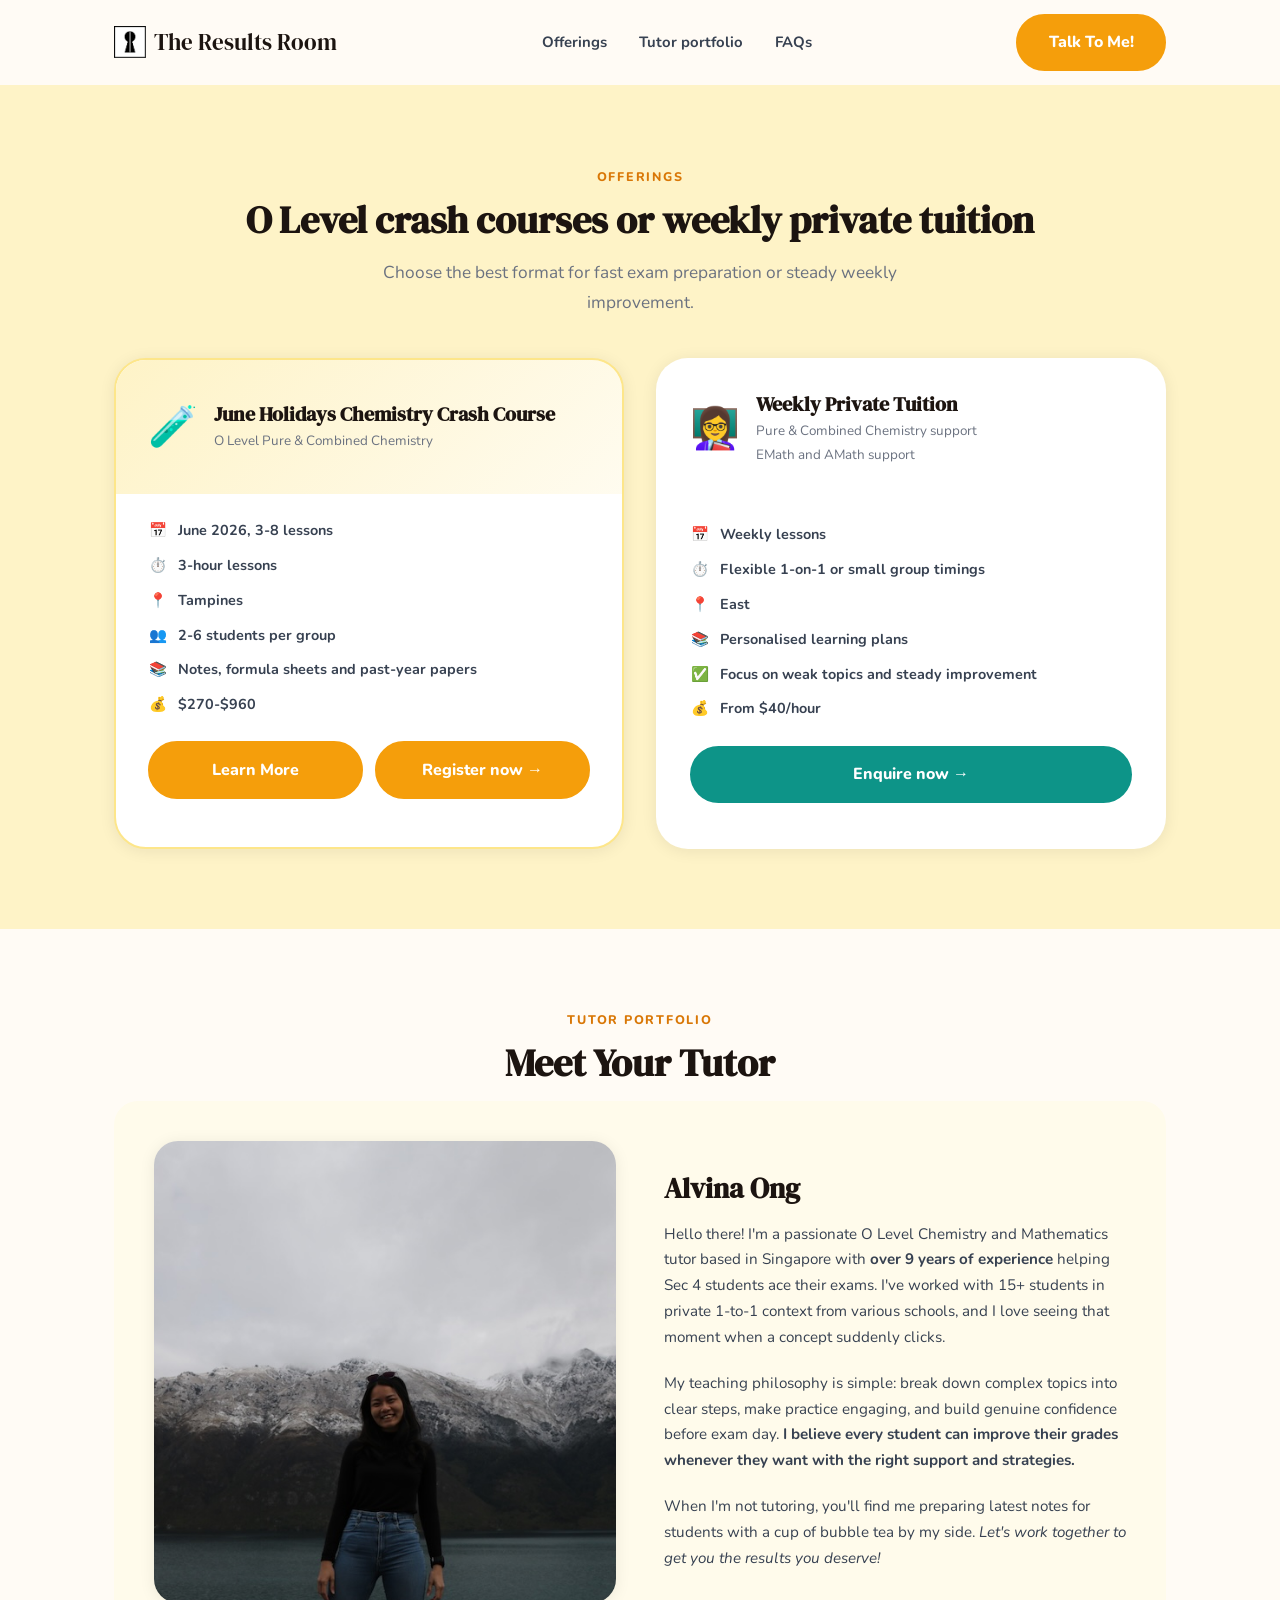
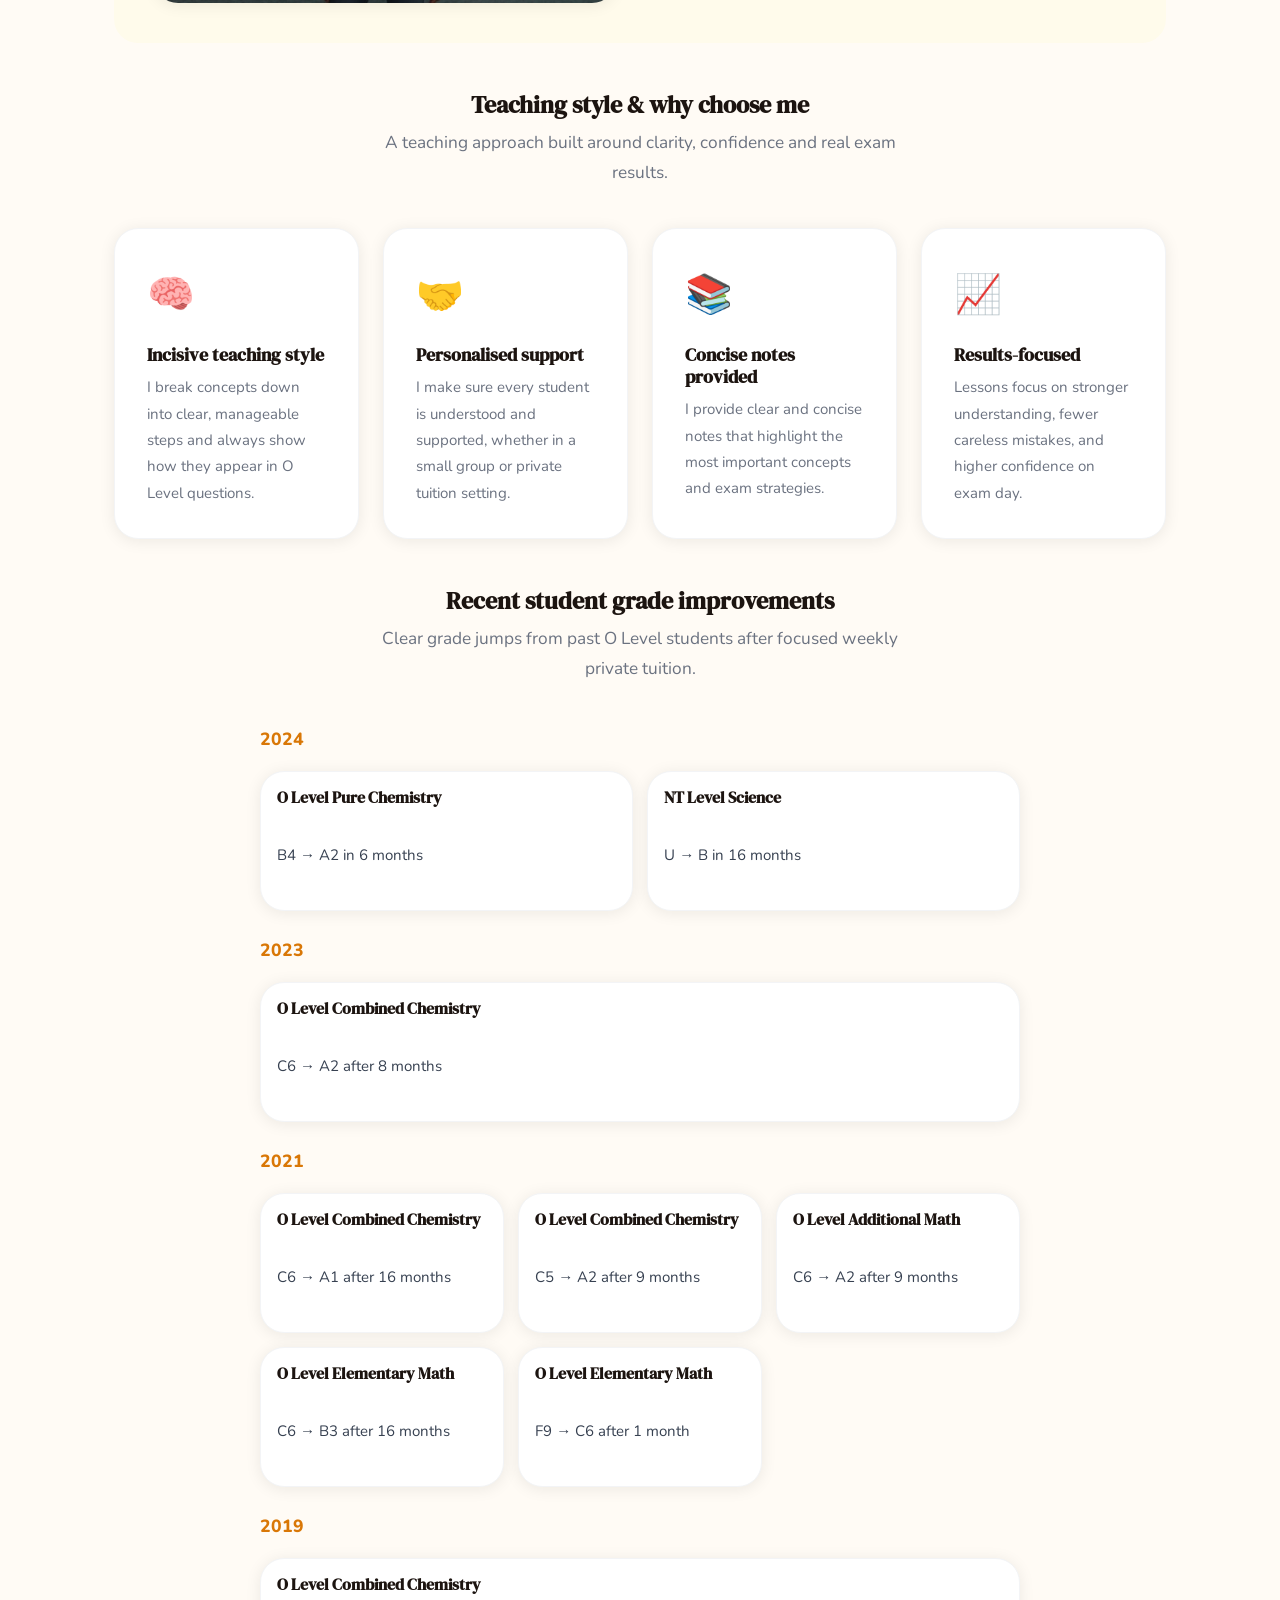
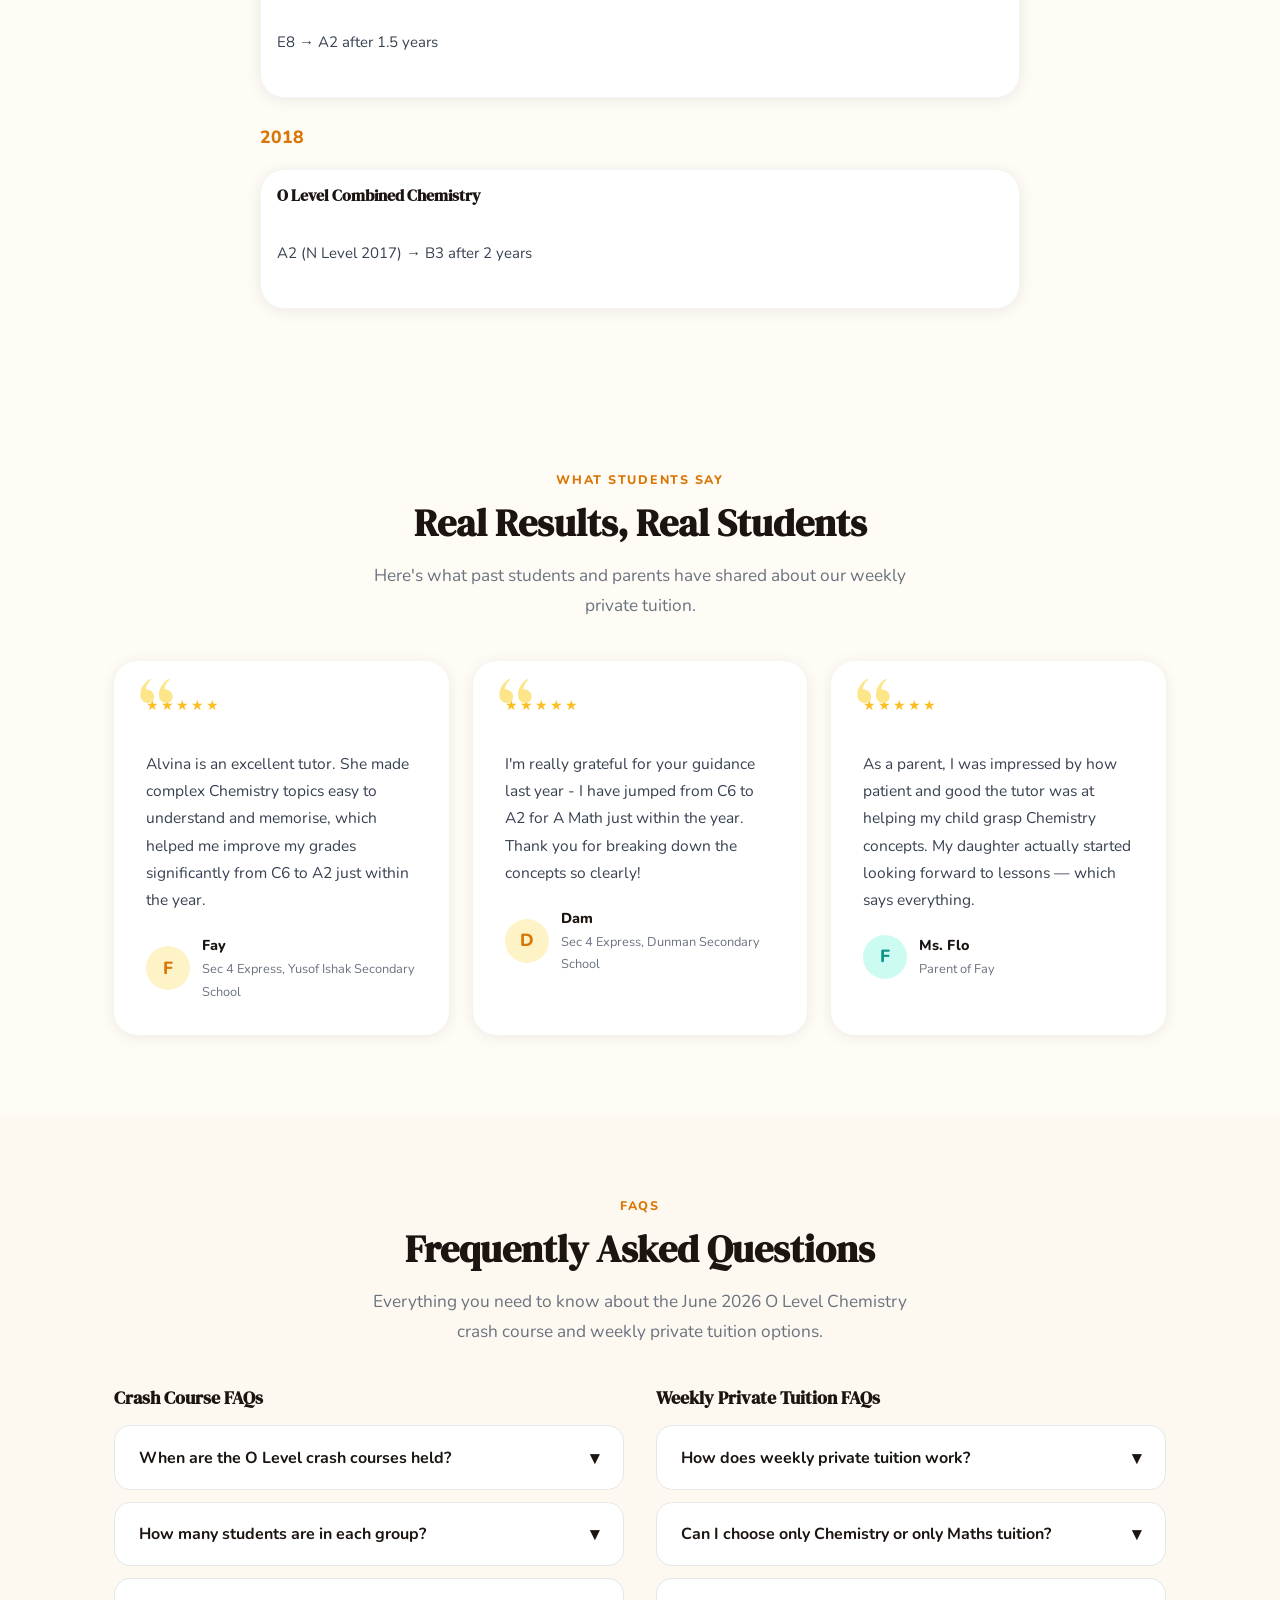
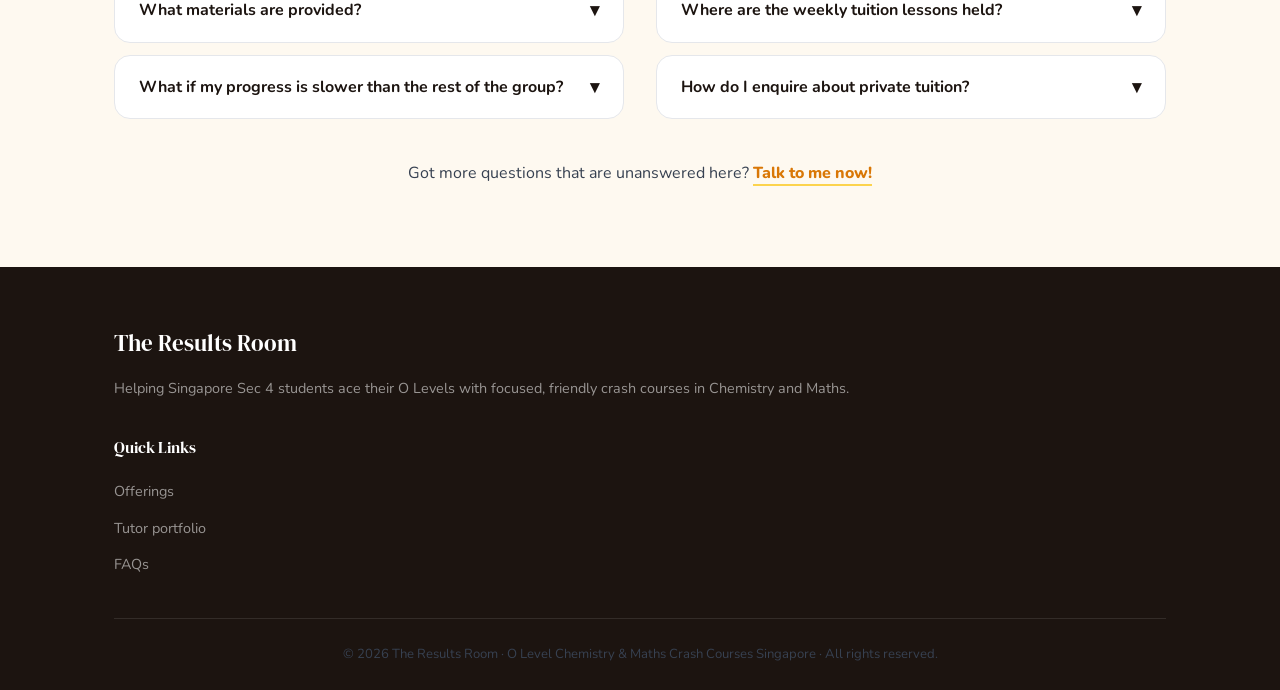
<file: index.html>
<!DOCTYPE html>
<html lang="en-SG">
<head>
  <meta charset="UTF-8" />
  <meta name="viewport" content="width=device-width, initial-scale=1.0" />

  <!-- ═══════════ PRIMARY SEO ═══════════ -->
  <title>The Results Room Singapore</title>
  <link rel="icon" type="image/x-icon" href="logo.png">
  <meta name="description" content="Intensive O Level Chemistry and Maths crash courses in Singapore this June 2026 school holidays. Small groups of max 6, experienced tutor, proven results. Sec 4 Express &amp; N(A). Register today — spots are limited!" />
  <meta name="keywords" content="O level chemistry crash course Singapore, June holiday tuition Singapore 2026, sec 4 crash course, O level tuition Singapore, holiday programme sec 4, O level intensive course, A maths E maths tuition, pure chemistry combined chemistry tuition" />
  <meta name="author" content="The Results Room Singapore" />
  <link rel="canonical" href="https://yourtutor.github.io/" />

  <!-- ═══════════ OPEN GRAPH ═══════════ -->
  <meta property="og:type"        content="website" />
  <meta property="og:title"       content="The Results Room Singapore" />
  <meta property="og:description" content="Intensive O Level Chemistry and Maths crash courses in Singapore this June 2026 school holidays. Small groups of max 8, experienced tutor, proven results. Sec 4 Express &amp; N(A). Register today — spots are limited!" />
  <meta property="og:url"         content="https://yourtutor.github.io/" />
  <meta property="og:image"       content="https://yourtutor.github.io/og-image.png" />
  <meta property="og:locale"      content="en_SG" />
  <meta property="og:site_name"   content="The Results Room Singapore" />

  <!-- ═══════════ TWITTER ═══════════ -->
  <meta name="twitter:card"        content="summary_large_image" />
  <meta name="twitter:title"       content="O Level Chemistry &amp; Maths Crash Courses | June 2026 Singapore" />
  <meta name="twitter:description" content="Intensive O Level crash courses this June holidays. Limited spots!" />

  <meta name="robots" content="index, follow" />

  <!-- ═══════════ FONTS & STYLES ═══════════ -->
  <link rel="preconnect" href="https://fonts.googleapis.com" />
  <link rel="preconnect" href="https://fonts.gstatic.com" crossorigin />
  <link href="https://fonts.googleapis.com/css2?family=DM+Serif+Display:ital@0;1&family=Nunito:wght@400;500;600;700;800&display=swap" rel="stylesheet" />
  <link rel="stylesheet" href="styles.css" />

  <!-- ═══════════ STRUCTURED DATA: EducationalOrganization ═══════════ -->
  <script type="application/ld+json">
  {
    "@context": "https://schema.org",
    "@type": "EducationalOrganization",
    "name": "The Results Room Singapore",
    "url": "https://yourtutor.github.io",
    "description": "Specialised O Level Chemistry and Mathematics crash courses in Singapore during the June school holidays. Small groups, experienced tutor, exam-focused teaching.",
    "address": {
      "@type": "PostalAddress",
      "addressCountry": "SG",
      "addressRegion": "Singapore"
    },
    "hasOfferCatalog": {
      "@type": "OfferCatalog",
      "name": "June 2026 O Level Crash Courses",
      "itemListElement": [
        {
          "@type": "Course",
          "name": "O Level Chemistry Crash Course June 2026 Singapore",
          "description": "Intensive crash course covering the full O Level Pure and Combined Chemistry syllabus. Small groups, exam-focused practice.",
          "url": "https://yourtutor.github.io/chemistry.html",
          "provider": { "@type": "EducationalOrganization", "name": "The Results Room Singapore" },
          "educationalLevel": "Secondary 4",
          "inLanguage": "en-SG"
        },
        {
          "@type": "Course",
          "name": "O Level Mathematics Crash Course June 2026 Singapore",
          "description": "Intensive crash course covering E Maths and A Maths for O Level. Small groups, past-year paper practice.",
          "url": "https://yourtutor.github.io/maths.html",
          "provider": { "@type": "EducationalOrganization", "name": "The Results Room Singapore" },
          "educationalLevel": "Secondary 4",
          "inLanguage": "en-SG"
        }
      ]
    }
  }
  </script>

  <!-- ═══════════ STRUCTURED DATA: FAQPage ═══════════ -->
  <script type="application/ld+json">
  {
    "@context": "https://schema.org",
    "@type": "FAQPage",
    "mainEntity": [
      {
        "@type": "Question",
        "name": "When are the O Level crash courses held in Singapore?",
        "acceptedAnswer": { "@type": "Answer", "text": "The crash courses are held during the June 2026 school holidays in Singapore. Exact session dates are listed on each course page." }
      },
      {
        "@type": "Question",
        "name": "How many students are in each crash course group?",
        "acceptedAnswer": { "@type": "Answer", "text": "A maximum of 8 students per session, so every student gets personalised attention and can ask questions freely without feeling lost in a crowd." }
      },
      {
        "@type": "Question",
        "name": "Is the crash course suitable for O Level Express and Normal Academic students?",
        "acceptedAnswer": { "@type": "Answer", "text": "Yes! Sessions are tailored to both O Level Express and Normal Academic students. Check each course page for the specific tracks available." }
      },
      {
        "@type": "Question",
        "name": "Where in Singapore are the crash course classes held?",
        "acceptedAnswer": { "@type": "Answer", "text": "Classes are held in Singapore at a venue accessible via MRT. The exact location is shared upon successful registration." }
      },
      {
        "@type": "Question",
        "name": "What materials are included in the crash course?",
        "acceptedAnswer": { "@type": "Answer", "text": "All students receive comprehensive notes, a formula and concept summary sheet, and past-year O Level exam practice questions — all included in the course fee." }
      },
      {
        "@type": "Question",
        "name": "How do I register for the O Level crash course?",
        "acceptedAnswer": { "@type": "Answer", "text": "Click the Register Now button on the Chemistry or Maths course page and complete the registration form. Spots fill up quickly so early registration is strongly encouraged." }
      }
    ]
  }
  </script>
</head>

<body>

  <!-- ═══════════ NAVIGATION ═══════════ -->
  <nav class="nav" aria-label="Main navigation">
    <div class="container nav__inner">
      <a href="index.html" class="nav__logo" aria-label="The Results Room — Home">
        <img src="logo.png" alt="The Results Room Logo" class="nav__logo-img" />
        The Results Room
      </a>
      <button class="nav__toggle" aria-label="Toggle navigation menu" onclick="toggleNav()">
        <span></span><span></span><span></span>
      </button>
      <ul class="nav__links" id="navLinks" role="list">
        <li><a href="#offerings">Offerings</a></li>
        <li><a href="#portfolio">Tutor portfolio</a></li>
        <li><a href="#faq">FAQs</a></li>
      </ul>
      <div class="nav__cta">
        <a href="https://wa.me/6592956807?text=I'm%20inquiring%20about%20what%20suits%20me%20best%20in%20The%20Results%20Room" class="btn btn-primary">Talk To Me!</a>
      </div>
    </div>
  </nav>

  <main>


    <section class="section section--amber" id="offerings" aria-labelledby="courses-heading">
      <div class="container">
        <div class="text-center">
          <span class="section-label">Offerings</span>
          <h2 class="section-title" id="courses-heading">O Level crash courses or weekly private tuition</h2>
          <p class="section-subtitle">Choose the best format for fast exam preparation or steady weekly improvement.</p>
        </div>
        <div class="course-cards">
          <article class="course-card course-card--chem">
            <div class="course-card__header">
              <div class="course-card__emoji">🧪</div>
              <div>
                <h3>June Holidays Chemistry Crash Course</h3>
                <p>O Level Pure &amp; Combined Chemistry</p>
              </div>
            </div>
            <div class="course-card__body">
              <div class="course-card__details">
                <div class="detail-row"><span>📅</span><span>June 2026, 3-8 lessons</span></div>
                <div class="detail-row"><span>⏱️</span><span>3-hour lessons</span></div>
                <div class="detail-row"><span>📍</span><span>Tampines</span></div>
                <div class="detail-row"><span>👥</span><span>2-6 students per group</span></div>
                <div class="detail-row"><span>📚</span><span>Notes, formula sheets and past-year papers</span></div>
                <div class="detail-row"><span>💰</span><span>$270-$960</span></div>
              </div>
              <div style="display: flex; gap: 0.75rem; margin-bottom: 1rem;">
                <a href="chemistry-packages.pdf" target="_blank" class="btn btn-primary" style="flex: 1;">Learn More</a>
                <button onclick="openModal()" class="btn btn-primary" style="flex: 1;">Register now →</button>
              </div>
            </div>
          </article>

          <article class="course-card course-card--private">
            <div class="course-card__header">
              <div class="course-card__emoji">👩‍🏫</div>
              <div>
                <h3>Weekly Private Tuition</h3>
                <p>Pure & Combined Chemistry support<br>EMath and AMath support</p>
              </div>
            </div>
            <div class="course-card__body">
              <div class="course-card__details">
                <div class="detail-row"><span>📅</span><span>Weekly lessons</span></div>
                <div class="detail-row"><span>⏱️</span><span>Flexible 1-on-1 or small group timings</span></div>
                <div class="detail-row"><span>📍</span><span>East</span></div>
                <div class="detail-row"><span>📚</span><span>Personalised learning plans</span></div>
                <div class="detail-row"><span>✅</span><span>Focus on weak topics and steady improvement</span></div>
                <div class="detail-row"><span>💰</span><span>From $40/hour</span></div>
              </div>
              <a href="https://wa.me/6592956807?text=I'm%20inquiring%20about%20weekly%20private%20tuition%20in%20The%20Results%20Room" class="btn btn-teal" style="width:100%;">Enquire now →</a>
            </div>
          </article>
        </div>
      </div>
    </section>

    <!-- ═══════════ TUTOR PORTFOLIO ═══════════ -->
    <section class="section" id="portfolio" aria-labelledby="portfolio-heading">
      <div class="container">
        <div class="text-center">
          <span class="section-label">Tutor portfolio</span>
          <h2 class="section-title" id="portfolio-heading">Meet Your Tutor</h2>
        </div>

        <!-- ═══════════ TUTOR INTRO ═══════════ -->
        <div class="tutor-intro">
          <div class="tutor-intro__photo">
            <img src="me.jpg" alt="Your name, O Level Chemistry and Maths tutor" />
          </div>
          <div class="tutor-intro__text">
            <h3>Alvina Ong</h3>
            <p>Hello there! I'm a passionate O Level Chemistry and Mathematics tutor based in Singapore with <b>over 9 years of experience</b> helping Sec 4 students ace their exams. I've worked with 15+ students in private 1-to-1 context from various schools, and I love seeing that moment when a concept suddenly clicks.</p>
            <p>My teaching philosophy is simple: break down complex topics into clear steps, make practice engaging, and build genuine confidence before exam day. <b>I believe every student can improve their grades whenever they want with the right support and strategies.</b></p>
            <p>When I'm not tutoring, you'll find me preparing latest notes for students with a cup of bubble tea by my side. <i>Let's work together to get you the results you deserve!</i></p>
          </div>
        </div>

        <!-- ═══════════ TEACHING STYLE ═══════════ -->
        <div style="margin-top: 3rem;">
          <div class="text-center">
            <h3 style="font-size: 1.5rem; margin-bottom: 0.5rem;">Teaching style & why choose me</h3>
            <p class="section-subtitle">A teaching approach built around clarity, confidence and real exam results.</p>
          </div>
          <div class="cards-grid">
            <div class="card fade-in">
              <div class="card__icon">🧠</div>
              <h3 class="card__title">Incisive teaching style</h3>
              <p class="card__desc">I break concepts down into clear, manageable steps and always show how they appear in O Level questions.</p>
            </div>
            <div class="card fade-in">
              <div class="card__icon">🤝</div>
              <h3 class="card__title">Personalised support</h3>
              <p class="card__desc">I make sure every student is understood and supported, whether in a small group or private tuition setting.</p>
            </div>
            <div class="card fade-in">
              <div class="card__icon">📚</div>
              <h3 class="card__title">Concise notes provided</h3>
              <p class="card__desc">I provide clear and concise notes that highlight the most important concepts and exam strategies.</p>
            </div>
            <div class="card fade-in">
              <div class="card__icon">📈</div>
              <h3 class="card__title">Results-focused</h3>
              <p class="card__desc">Lessons focus on stronger understanding, fewer careless mistakes, and higher confidence on exam day.</p>
            </div>
          </div>

          <div style="margin-top: 3rem;">
            <div class="text-center">
              <h3 style="font-size: 1.5rem; margin-bottom: 0.5rem;">Recent student grade improvements</h3>
              <p class="section-subtitle">Clear grade jumps from past O Level students after focused weekly private tuition.</p>
            </div>
            <div class="result-list">
              <div class="result-group">
                <div class="result-group__year">2024</div>
                <div class="result-subject-cards">
                  <article class="result-card">
                    <h4>O Level Pure Chemistry</h4>
                    <p>B4 → A2 in 6 months</p>
                  </article>
                  <article class="result-card">
                    <h4>NT Level Science</h4>
                    <p>U → B in 16 months</p>
                  </article>
                </div>
              </div>
              <div class="result-group">
                <div class="result-group__year">2023</div>
                <div class="result-subject-cards">
                  <article class="result-card">
                    <h4>O Level Combined Chemistry</h4>
                    <p>C6 → A2 after 8 months</p>
                  </article>
                </div>
              </div>
              <div class="result-group">
                <div class="result-group__year">2021</div>
                <div class="result-subject-cards">
                  <article class="result-card">
                    <h4>O Level Combined Chemistry</h4>
                    <p>C6 → A1 after 16 months</p>
                  </article>
                  <article class="result-card">
                    <h4>O Level Combined Chemistry</h4>
                    <p>C5 → A2 after 9 months</p>
                  </article>
                  <article class="result-card">
                    <h4>O Level Additional Math</h4>
                    <p>C6 → A2 after 9 months</p>
                  </article>
                  <article class="result-card">
                    <h4>O Level Elementary Math</h4>
                    <p>C6 → B3 after 16 months</p>
                  </article>
                  <article class="result-card">
                    <h4>O Level Elementary Math</h4>
                    <p>F9 → C6 after 1 month</p>
                  </article>
                </div>
              </div>
              <div class="result-group">
                <div class="result-group__year">2019</div>
                <div class="result-subject-cards">
                  <article class="result-card">
                    <h4>O Level Combined Chemistry</h4>
                    <p>E8 → A2 after 1.5 years</p>
                  </article>
                </div>
              </div>
              <div class="result-group">
                <div class="result-group__year">2018</div>
                <div class="result-subject-cards">
                  <article class="result-card">
                    <h4>O Level Combined Chemistry</h4>
                    <p>A2 (N Level 2017) → B3 after 2 years</p>
                  </article>
                </div>
              </div>
            </div>
          </div>
        </div>
      </div>
    </section>

    <!-- ═══════════ TESTIMONIALS ═══════════ -->
    <section class="section" aria-labelledby="testimonials-heading">
      <div class="container">
        <div class="text-center">
          <span class="section-label">What students say</span>
          <h2 class="section-title" id="testimonials-heading">Real Results, Real Students</h2>
          <p class="section-subtitle">Here's what past students and parents have shared about our weekly private tuition.</p>
        </div>
        <div class="testimonials-grid">
          <div class="testimonial-card fade-in">
            <div class="stars">★★★★★</div>
            <p class="testimonial-card__text">Alvina is an excellent tutor. She made complex Chemistry topics easy to understand and memorise, which helped me improve my grades significantly from C6 to A2 just within the year.</p>
            <div class="testimonial-card__author">
              <div class="testimonial-card__avatar">F</div>
              <div>
                <div class="testimonial-card__name">Fay</div>
                <div class="testimonial-card__role">Sec 4 Express, Yusof Ishak Secondary School</div>
              </div>
            </div>
          </div>
          <div class="testimonial-card fade-in">
            <div class="stars">★★★★★</div>
            <p class="testimonial-card__text">I'm really grateful for your guidance last year - I have jumped from C6 to A2 for A Math just within the year. Thank you for breaking down the concepts so clearly!</p>
            <div class="testimonial-card__author">
              <div class="testimonial-card__avatar">D</div>
              <div>
                <div class="testimonial-card__name">Dam</div>
                <div class="testimonial-card__role">Sec 4 Express, Dunman Secondary School</div>
              </div>
            </div>
          </div>
          <div class="testimonial-card fade-in">
            <div class="stars">★★★★★</div>
            <p class="testimonial-card__text">As a parent, I was impressed by how patient and good the tutor was at helping my child grasp Chemistry concepts. My daughter actually started looking forward to lessons — which says everything.</p>
            <div class="testimonial-card__author">
              <div class="testimonial-card__avatar testimonial-card__avatar--teal">F</div>
              <div>
                <div class="testimonial-card__name">Ms. Flo</div>
                <div class="testimonial-card__role">Parent of Fay</div>
              </div>
            </div>
          </div>
        </div>
      </div>
    </section>

    <!-- ═══════════ FAQ ═══════════ -->
    <section class="section section--alt" id="faq" aria-labelledby="faq-heading">
      <div class="container">
        <div class="text-center">
          <span class="section-label">FAQs</span>
          <h2 class="section-title" id="faq-heading">Frequently Asked Questions</h2>
          <p class="section-subtitle">Everything you need to know about the June 2026 O Level Chemistry crash course and weekly private tuition options.</p>
        </div>
        <div class="faq-grid">
          <div class="faq-group">
            <h3>Crash Course FAQs</h3>
            <div class="faq-list" role="list">
              <div class="faq-item" role="listitem">
                <button class="faq-question" aria-expanded="false" onclick="toggleFaq(this)">
                  When are the O Level crash courses held?
                  <span class="faq-chevron" aria-hidden="true">▾</span>
                </button>
                <div class="faq-answer" role="region">
                  <p class="faq-answer-inner">Specific dates and times, and topics to be covered can be found when you click on Learn More under the crash course above.</p>
                </div>
              </div>

              <div class="faq-item" role="listitem">
                <button class="faq-question" aria-expanded="false" onclick="toggleFaq(this)">
                  How many students are in each group?
                  <span class="faq-chevron" aria-hidden="true">▾</span>
                </button>
                <div class="faq-answer" role="region">
                  <p class="faq-answer-inner">Minimum 2 and maximum 6 students per class (depends on the proposed package). This ensures that you get personalised attention and feel comfortable asking questions — no one gets left behind.</p>
                </div>
              </div>

              <div class="faq-item" role="listitem">
                <button class="faq-question" aria-expanded="false" onclick="toggleFaq(this)">
                  What materials are provided?
                  <span class="faq-chevron" aria-hidden="true">▾</span>
                </button>
                <div class="faq-answer" role="region">
                  <p class="faq-answer-inner">You will receive comprehensive summary notes, with key formulas &amp; concepts, and past-year O Level exam practice questions with worked solutions — all included in the course fee.</p>
                </div>
              </div>

              <div class="faq-item" role="listitem">
                <button class="faq-question" aria-expanded="false" onclick="toggleFaq(this)">
                  What if my progress is slower than the rest of the group?
                  <span class="faq-chevron" aria-hidden="true">▾</span>
                </button>
                <div class="faq-answer" role="region">
                  <p class="faq-answer-inner">You will be proposed a package based on your grades and my judgement. You are highly recommended to choose the proposed package for the most effective learning.</p>
                </div>
              </div>
            </div>
          </div>

          <div class="faq-group">
            <h3>Weekly Private Tuition FAQs</h3>
            <div class="faq-list" role="list">
              <div class="faq-item" role="listitem">
                <button class="faq-question" aria-expanded="false" onclick="toggleFaq(this)">
                  How does weekly private tuition work?
                  <span class="faq-chevron" aria-hidden="true">▾</span>
                </button>
                <div class="faq-answer" role="region">
                  <p class="faq-answer-inner">Weekly private tuition is scheduled around your availability and focuses on your specific weak topics, whether for Chemistry, EMath or AMath support.</p>
                </div>
              </div>

              <div class="faq-item" role="listitem">
                <button class="faq-question" aria-expanded="false" onclick="toggleFaq(this)">
                  Can I choose only Chemistry or only Maths tuition?
                  <span class="faq-chevron" aria-hidden="true">▾</span>
                </button>
                <div class="faq-answer" role="region">
                  <p class="faq-answer-inner">I specialise in O Level Chemistry, EMath and AMath. You can indicate which subjects you need support in when you enquire.</p>
                </div>
              </div>

              <div class="faq-item" role="listitem">
                <button class="faq-question" aria-expanded="false" onclick="toggleFaq(this)">
                  Where are the weekly tuition lessons held?
                  <span class="faq-chevron" aria-hidden="true">▾</span>
                </button>
                <div class="faq-answer" role="region">
                  <p class="faq-answer-inner">Lessons can be held in the comfort of your home in the east of Singapore, or in my house in Tampines. Please enquire for my house's exact location.</p>
                </div>
              </div>

              <div class="faq-item" role="listitem">
                <button class="faq-question" aria-expanded="false" onclick="toggleFaq(this)">
                  How do I enquire about private tuition?
                  <span class="faq-chevron" aria-hidden="true">▾</span>
                </button>
                <div class="faq-answer" role="region">
                  <p class="faq-answer-inner">Click the Enquire Now button and send a WhatsApp message to discuss the best times and subject combination for you.</p>
                </div>
              </div>
            </div>
          </div>
        </div>
        <div class="faq-cta">
          <p>Got more questions that are unanswered here? <a href="https://wa.me/6592956807?text=I'm%20inquiring%20about%20what%20suits%20me%20best%20in%20The%20Results%20Room" class="faq-cta-link">Talk to me now!</a></p>
        </div>
      </div>
    </section>

  </main>

  <!-- ═══════════ MODAL ═══════════ -->
  <div id="modal" class="modal">
    <div class="modal-content">
      <span class="close" onclick="closeModal()">&times;</span>
      <h2 style="margin-bottom:1.5rem; font-size:1.5rem;">Register for Chemistry Course</h2>
      <form action="https://formspree.io/f/YOUR_FORM_ID" method="POST" aria-label="Chemistry course registration form">
        <div class="form-group">
          <label for="student-name">Student's Full Name *</label>
          <input type="text" id="student-name" name="student_name" placeholder="e.g. Tan Wei Ming" required autocomplete="name" />
        </div>
        <div class="form-group">
          <label for="school">School *</label>
          <input type="text" id="school" name="school" placeholder="e.g. Anglo-Chinese School" required />
        </div>
        <div class="form-group">
          <label for="email">Student's Email Address *</label>
          <input type="email" id="email" name="email" placeholder="e.g. student@email.com" required autocomplete="email" />
        </div>
        <div class="form-group">
          <label for="track">Chemistry Track *</label>
          <select id="track" name="track" required>
            <option value="" disabled selected>Select your track</option>
            <option value="Pure Chemistry (5073)">Pure Chemistry (5073) — Express</option>
            <option value="Combined Science Chemistry (5124) — Express">Combined Science Chemistry (5124) — Express</option>
            <option value="Combined Science Chemistry — N(A)">Combined Science Chemistry — Normal Academic</option>
          </select>
        </div>
        <div class="form-group">
          <label for="parent-name">Parent / Guardian Name *</label>
          <input type="text" id="parent-name" name="parent_name" placeholder="e.g. Mrs Tan" required />
        </div>
        <div class="form-group">
          <label for="phone">Parent / Guardian WhatsApp Number *</label>
          <input type="tel" id="phone" name="phone" placeholder="e.g. 9123 4567" required autocomplete="tel" />
        </div>
        <div class="form-group">
          <label for="message">Comments (optional)</label>
          <textarea id="message" name="message" placeholder="e.g. current grade, topics you're weakest in, scheduling preferences..."></textarea>
        </div>
        <button type="submit" class="btn btn-primary" style="width:100%; font-size:1.05rem; padding:1rem;">
          Submit Registration →
        </button>
        <p style="font-size:0.84rem; color:var(--gray-500); text-align:center; margin-top:1rem;">We'll confirm your spot via WhatsApp within 24 hours. 🎉</p>
      </form>
    </div>
  </div>

  <!-- ═══════════ FOOTER ═══════════ -->
  <footer class="footer" aria-label="Site footer">
    <div class="container">
      <div class="footer__inner">
        <div class="footer__brand">
          <a href="index.html" class="nav__logo">The Results Room</a>
          <p>Helping Singapore Sec 4 students ace their O Levels with focused, friendly crash courses in Chemistry and Maths.</p>
        </div>
        <div>
          <p class="footer__heading">Quick Links</p>
          <ul class="footer__links">
            <li><a href="#offerings">Offerings</a></li>
            <li><a href="#portfolio">Tutor portfolio</a></li>
            <li><a href="#faq">FAQs</a></li>
          </ul>
        </div>
      </div>
      <div class="footer__bottom">
        <p>© 2026 The Results Room · O Level Chemistry &amp; Maths Crash Courses Singapore · All rights reserved.</p>
      </div>
    </div>
  </footer>

  <script>
    function toggleNav() {
      const links = document.getElementById('navLinks');
      links.classList.toggle('open');
    }

    function toggleFaq(btn) {
      const item = btn.closest('.faq-item');
      const isOpen = item.classList.contains('open');
      document.querySelectorAll('.faq-item').forEach(f => {
        f.classList.remove('open');
        f.querySelector('.faq-question').setAttribute('aria-expanded', 'false');
      });
      if (!isOpen) {
        item.classList.add('open');
        btn.setAttribute('aria-expanded', 'true');
      }
    }

    // Scroll reveal
    const observer = new IntersectionObserver(entries => {
      entries.forEach(e => { if (e.isIntersecting) e.target.classList.add('visible'); });
    }, { threshold: 0.12 });
    document.querySelectorAll('.fade-in').forEach(el => observer.observe(el));

    // Modal functions
    function openModal() {
      document.getElementById('modal').style.display = 'block';
    }
    function closeModal() {
      document.getElementById('modal').style.display = 'none';
    }
    // Close modal when clicking outside
    window.onclick = function(event) {
      const modal = document.getElementById('modal');
      if (event.target == modal) {
        modal.style.display = 'none';
      }
    }
  </script>
</body>
</html>
</file>
<file: styles.css>
/* ============================================================
   STYLES.CSS — The Results Room Singapore
   Cleaned for index.html only
   ============================================================ */

@import url('https://fonts.googleapis.com/css2?family=DM+Serif+Display:ital@0;1&family=Nunito:wght@400;500;600;700;800&display=swap');

:root {
  --cream:       #FFFBF5;
  --warm-white:  #FEF9F0;
  --amber-50:    #FFFBEB;
  --amber-100:   #FEF3C7;
  --amber-200:   #FDE68A;
  --amber-300:   #FCD34D;
  --amber-400:   #FBBF24;
  --amber-500:   #F59E0B;
  --amber-600:   #D97706;
  --teal-100:    #CCFBF1;
  --teal-200:    #99F6E4;
  --teal-500:    #14B8A6;
  --teal-600:    #0D9488;
  --brown-900:   #1C1410;
  --brown-700:   #44200E;
  --gray-100:    #F3F4F6;
  --gray-200:    #E5E7EB;
  --gray-500:    #6B7280;
  --gray-700:    #374151;
  --red-100:     #FEE2E2;
  --red-600:     #DC2626;

  --font-display: 'DM Serif Display', Georgia, serif;
  --font-body:    'Nunito', 'Helvetica Neue', sans-serif;

  --radius-sm: 8px;
  --radius-md: 16px;
  --radius-lg: 24px;
  --radius-xl: 32px;

  --shadow-card: 0 2px 16px rgba(28,20,16,0.08);
  --shadow-hover: 0 8px 32px rgba(28,20,16,0.14);
  --shadow-warm:  0 4px 24px rgba(245,158,11,0.18);

  --transition: all 0.25s ease;
}

/* RESET */
*, *::before, *::after { box-sizing: border-box; margin: 0; padding: 0; }
html { scroll-behavior: smooth; font-size: 16px; }
body {
  font-family: var(--font-body);
  background: var(--cream);
  color: var(--brown-900);
  line-height: 1.75;
  overflow-x: hidden;
}
img { max-width: 100%; display: block; }
a { color: inherit; text-decoration: none; }
ul { list-style: none; }

/* TYPOGRAPHY */
h1, h2, h3, h4 { font-family: var(--font-display); line-height: 1.2; }
h1 { font-size: clamp(2rem, 5vw, 3.4rem); }
h2 { font-size: clamp(1.6rem, 4vw, 2.4rem); }
h3 { font-size: clamp(1.15rem, 2.5vw, 1.5rem); }
p { color: var(--gray-700); }

/* LAYOUT */
.container { max-width: 1100px; margin: 0 auto; padding: 0 1.5rem; }
.section { padding: 5rem 0; }
.section--alt { background: var(--warm-white); }
.section--amber { background: var(--amber-100); }
.text-center { text-align: center; }
.text-center .section-subtitle { margin-left: auto; margin-right: auto; }

.section-label {
  display: block;
  font-weight: 800;
  font-size: 0.78rem;
  letter-spacing: 0.14em;
  text-transform: uppercase;
  color: var(--amber-600);
  margin-bottom: 0.6rem;
}
.section-title { margin-bottom: 0.9rem; }
.section-subtitle {
  font-size: 1.08rem;
  color: var(--gray-500);
  max-width: 560px;
  margin-bottom: 2.5rem;
}

/* BUTTONS */
.btn {
  display: inline-flex;
  align-items: center;
  justify-content: center;
  gap: 0.45rem;
  font-family: var(--font-body);
  font-weight: 800;
  font-size: 1rem;
  padding: 0.8rem 1.9rem;
  border-radius: 50px;
  border: 2.5px solid transparent;
  cursor: pointer;
  transition: var(--transition);
  white-space: nowrap;
  text-decoration: none;
}
.btn-lg { font-size: 1.05rem; padding: 0.95rem 2.4rem; }

.btn-primary {
  background: var(--amber-500);
  color: #fff;
  border-color: var(--amber-500);
}
.btn-primary:hover {
  background: var(--amber-600);
  border-color: var(--amber-600);
  transform: translateY(-2px);
  box-shadow: 0 8px 22px rgba(245,158,11,0.38);
}

.btn-teal {
  background: var(--teal-600);
  color: #fff;
  border-color: var(--teal-600);
}
.btn-teal:hover {
  background: var(--teal-500);
  transform: translateY(-2px);
  box-shadow: 0 8px 22px rgba(13,148,136,0.32);
}

/* NAVIGATION */
.nav {
  position: sticky;
  top: 0;
  z-index: 100;
  background: rgba(255,251,245,0.96);
  backdrop-filter: blur(10px);
  border-bottom: 1px solid var(--amber-100);
  padding: 0.85rem 0;
}
.nav__inner {
  display: flex;
  align-items: center;
  justify-content: space-between;
  gap: 2rem;
}
.nav__logo {
  font-family: var(--font-display);
  font-size: 1.45rem;
  color: var(--brown-900);
  flex-shrink: 0;
  display: flex;
  align-items: center;
  gap: 0.5rem;
}
.nav__logo-img {
  height: 2rem;
  width: auto;
}
.nav__links {
  display: flex;
  align-items: center;
  gap: 2rem;
}
.nav__links a {
  font-weight: 700;
  font-size: 0.93rem;
  color: var(--gray-700);
  transition: var(--transition);
  position: relative;
}
.nav__links a::after {
  content: '';
  position: absolute;
  bottom: -4px;
  left: 0;
  width: 0;
  height: 2.5px;
  background: var(--amber-500);
  transition: width 0.25s ease;
  border-radius: 2px;
}
.nav__links a:hover,
.nav__links a.active {
  color: var(--amber-600);
}
.nav__links a:hover::after,
.nav__links a.active::after {
  width: 100%;
}
.nav__toggle {
  display: none;
  flex-direction: column;
  gap: 5px;
  background: none;
  border: none;
  cursor: pointer;
  padding: 4px;
}
.nav__toggle span {
  display: block;
  width: 24px;
  height: 2.5px;
  background: var(--brown-900);
  border-radius: 2px;
  transition: var(--transition);
}
.nav__cta { flex-shrink: 0; }

@media (max-width: 768px) {
  .nav__toggle { display: flex; }
  .nav__links {
    display: none;
    position: absolute;
    top: 100%;
    left: 0;
    right: 0;
    background: var(--cream);
    flex-direction: column;
    padding: 1.5rem 1.5rem;
    border-bottom: 1px solid var(--amber-100);
    gap: 1.1rem;
    box-shadow: 0 8px 24px rgba(0,0,0,0.08);
  }
  .nav__links.open { display: flex; }
  .nav__cta { display: none; }
}

/* COURSE CARDS */
.course-cards {
  display: grid;
  grid-template-columns: 1fr 1fr;
  gap: 2rem;
}
@media (max-width: 640px) {
  .course-cards { grid-template-columns: 1fr; }
}
.course-card {
  background: #fff;
  border-radius: var(--radius-xl);
  overflow: hidden;
  box-shadow: var(--shadow-card);
  transition: var(--transition);
  border: 2px solid transparent;
}
.course-card:hover {
  transform: translateY(-6px);
  box-shadow: var(--shadow-hover);
}
.course-card--chem { border-color: var(--amber-200); }
.course-card__header {
  padding: 2rem;
  display: flex;
  align-items: center;
  gap: 1rem;
}
.course-card--chem .course-card__header {
  background: linear-gradient(135deg, #FEF3C7, #FDE68A22);
}
.course-card__emoji { font-size: 2.5rem; }
.course-card__header h3 { font-size: 1.25rem; }
.course-card__header p {
  font-size: 0.84rem;
  color: var(--gray-500);
  margin-top: 0.2rem;
}
.course-card__body { padding: 1.5rem 2rem 2rem; }
.course-card__details {
  display: flex;
  flex-direction: column;
  gap: 0.6rem;
  margin-bottom: 1.5rem;
}
.detail-row {
  display: flex;
  align-items: center;
  gap: 0.6rem;
  font-size: 0.9rem;
  font-weight: 700;
  color: var(--gray-700);
}
.detail-row span:first-child {
  width: 1.3rem;
  text-align: center;
  flex-shrink: 0;
}

/* FEATURE CARDS */
.cards-grid {
  display: grid;
  grid-template-columns: repeat(auto-fit, minmax(230px, 1fr));
  gap: 1.5rem;
}
.card {
  background: #fff;
  border-radius: var(--radius-lg);
  padding: 2rem;
  box-shadow: var(--shadow-card);
  transition: var(--transition);
  border: 1px solid var(--gray-100);
}
.card:hover {
  transform: translateY(-5px);
  box-shadow: var(--shadow-hover);
}
.card__icon { font-size: 2.4rem; margin-bottom: 1rem; }
.card__title { font-size: 1.15rem; margin-bottom: 0.5rem; }
.card__desc { font-size: 0.94rem; color: var(--gray-500); }

.result-list {
  display: grid;
  gap: 1.5rem;
  margin: 2rem auto 0;
  padding: 0;
  max-width: 760px;
}
.result-group {
  display: grid;
  gap: 1rem;
}
.result-group__year {
  font-size: 1.1rem;
  font-weight: 800;
  color: var(--amber-600);
}
.result-subject-cards {
  display: grid;
  grid-template-columns: repeat(auto-fit, minmax(180px, 1fr));
  gap: 0.9rem;
}
.result-card {
  background: #fff;
  border-radius: var(--radius-lg);
  border: 1px solid var(--gray-100);
  box-shadow: var(--shadow-card);
  padding: 1rem;
  min-height: 140px;
  display: grid;
  gap: 0.6rem;
}
.result-card h4 {
  margin: 0;
  font-size: 1rem;
  font-weight: 800;
  color: var(--brown-900);
}
.result-card p {
  margin: 0;
  font-size: 0.94rem;
  line-height: 1.6;
  color: var(--gray-700);
}

/* TESTIMONIALS */
.testimonials-grid {
  display: grid;
  grid-template-columns: repeat(auto-fit, minmax(280px, 1fr));
  gap: 1.5rem;
}
.testimonial-card {
  background: #fff;
  border-radius: var(--radius-lg);
  padding: 2rem;
  box-shadow: var(--shadow-card);
  position: relative;
}
.testimonial-card::before {
  content: '\201C';
  font-family: var(--font-display);
  font-size: 5.5rem;
  color: var(--amber-200);
  position: absolute;
  top: 0.5rem;
  left: 1.5rem;
  line-height: 1;
}
.testimonial-card__text {
  font-size: 0.97rem;
  color: var(--gray-700);
  margin-bottom: 1.25rem;
  padding-top: 1.75rem;
}
.testimonial-card__author {
  display: flex;
  align-items: center;
  gap: 0.75rem;
}
.testimonial-card__avatar {
  width: 44px;
  height: 44px;
  border-radius: 50%;
  background: var(--amber-100);
  display: flex;
  align-items: center;
  justify-content: center;
  font-weight: 800;
  font-size: 1.1rem;
  color: var(--amber-600);
  flex-shrink: 0;
}
.testimonial-card__avatar--teal {
  background: var(--teal-100);
  color: var(--teal-600);
}
.testimonial-card__name {
  font-weight: 800;
  font-size: 0.9rem;
  color: var(--brown-900);
}
.testimonial-card__role { font-size: 0.8rem; color: var(--gray-500); }
.stars { color: var(--amber-400); font-size: 0.9rem; margin-bottom: 0.25rem; letter-spacing: 2px; }

/* FAQ */
.faq-grid {
  display: grid;
  grid-template-columns: repeat(2, minmax(0, 1fr));
  gap: 2rem;
}
.faq-group h3 {
  font-size: 1.15rem;
  margin-bottom: 1rem;
  color: var(--brown-900);
}
.faq-list {
  max-width: 100%;
  margin: 0;
  display: flex;
  flex-direction: column;
  gap: 0.75rem;
}
.faq-item {
  background: #fff;
  border-radius: var(--radius-md);
  border: 1.5px solid var(--gray-200);
  overflow: hidden;
  transition: var(--transition);
}
.faq-item:hover { border-color: var(--amber-300); }
.faq-question {
  width: 100%;
  background: none;
  border: none;
  padding: 1.2rem 1.5rem;
  display: flex;
  justify-content: space-between;
  align-items: center;
  gap: 1rem;
  font-family: var(--font-body);
  font-weight: 700;
  font-size: 1rem;
  color: var(--brown-900);
  cursor: pointer;
  text-align: left;
  transition: var(--transition);
}
.faq-question:hover { color: var(--amber-600); }
.faq-chevron { font-size: 1.1rem; transition: transform 0.28s ease; flex-shrink: 0; }
.faq-item.open .faq-chevron { transform: rotate(180deg); }
.faq-answer {
  max-height: 0;
  overflow: hidden;
  transition: max-height 0.35s ease;
}
.faq-answer-inner {
  padding: 0 1.5rem 1.25rem;
  font-size: 0.96rem;
  color: var(--gray-700);
  border-top: 1px solid var(--gray-100);
  padding-top: 1rem;
}
.faq-item.open .faq-answer { max-height: 320px; }

/* FAQ CTA */
.faq-cta {
  margin-top: 2.5rem;
  text-align: center;
}
.faq-cta p {
  font-size: 1rem;
  color: var(--gray-700);
}
.faq-cta-link {
  font-weight: 800;
  color: var(--amber-600);
  transition: var(--transition);
  text-decoration: none;
  border-bottom: 2px solid var(--amber-300);
}
.faq-cta-link:hover {
  color: var(--amber-700);
  border-bottom-color: var(--amber-500);
}

/* TUTOR INTRO */
.tutor-intro {
  display: grid;
  grid-template-columns: 1fr 1fr;
  gap: 3rem;
  align-items: center;
  margin-bottom: 3rem;
  background: var(--amber-50);
  padding: 2.5rem;
  border-radius: var(--radius-lg);
}
.tutor-intro__photo {
  overflow: hidden;
  border-radius: var(--radius-lg);
  box-shadow: var(--shadow-card);
}
.tutor-intro__photo img {
  width: 100%;
  height: auto;
  display: block;
  aspect-ratio: 1;
  object-fit: cover;
}
.tutor-intro__text h3 {
  font-size: 1.75rem;
  margin-bottom: 1rem;
  color: var(--brown-900);
}
.tutor-intro__text p {
  font-size: 0.95rem;
  line-height: 1.7;
  color: var(--gray-700);
  margin-bottom: 1.25rem;
}
.tutor-intro__text p:last-child { margin-bottom: 0; }

@media (max-width: 900px) {
  .faq-grid {
    grid-template-columns: 1fr;
  }
}

@media (max-width: 768px) {
  .tutor-intro {
    grid-template-columns: 1fr;
    gap: 2rem;
    padding: 1.75rem;
  }
}

/* FORM INPUTS */
.form-group { margin-bottom: 1.35rem; }
.form-group label {
  display: block;
  font-weight: 800;
  font-size: 0.9rem;
  color: var(--brown-900);
  margin-bottom: 0.4rem;
}
.form-group input,
.form-group select,
.form-group textarea {
  width: 100%;
  font-family: var(--font-body);
  font-size: 0.97rem;
  padding: 0.75rem 1rem;
  border: 2px solid var(--gray-200);
  border-radius: var(--radius-sm);
  background: var(--cream);
  color: var(--brown-900);
  transition: var(--transition);
}
.form-group input:focus,
.form-group select:focus,
.form-group textarea:focus {
  outline: none;
  border-color: var(--amber-400);
  background: #fff;
  box-shadow: 0 0 0 3px rgba(245,158,11,0.12);
}
.form-group textarea { resize: vertical; min-height: 90px; }

/* MODAL */
.modal {
  display: none;
  position: fixed;
  z-index: 1000;
  left: 0;
  top: 0;
  width: 100%;
  height: 100%;
  background-color: rgba(0,0,0,0.5);
  animation: fadeIn 0.25s ease;
  overflow-y: auto;
}
.modal-content {
  background-color: var(--cream);
  margin: 2rem auto;
  padding: 2rem;
  border-radius: var(--radius-lg);
  width: 90%;
  max-width: 540px;
  box-shadow: var(--shadow-warm);
  position: relative;
  max-height: 90vh;
  overflow-y: auto;
}
.close {
  color: var(--gray-500);
  float: right;
  font-size: 28px;
  font-weight: bold;
  cursor: pointer;
  margin-top: -1rem;
  margin-right: -1rem;
}
.close:hover { color: var(--brown-700); }
@keyframes fadeIn { from { opacity: 0; } to { opacity: 1; } }

/* FOOTER */
.footer {
  background: var(--brown-900);
  padding: 3.5rem 0 1.5rem;
}
.footer__inner {
  display: grid;
  grid-template-columns: 1fr;
  gap: 2rem;
  margin-bottom: 2.5rem;
}
.footer__brand .nav__logo {
  color: #fff;
  display: block;
  margin-bottom: 0.75rem;
}
.footer__brand p {
  font-size: 0.9rem;
  color: rgba(255,255,255,0.55);
}
.footer__heading {
  font-family: var(--font-display);
  color: #fff;
  font-size: 1rem;
  margin-bottom: 1rem;
}
.footer__links {
  display: flex;
  flex-direction: column;
  gap: 0.55rem;
}
.footer__links a {
  font-size: 0.9rem;
  color: rgba(255,255,255,0.55);
  transition: var(--transition);
}
.footer__links a:hover { color: var(--amber-400); }
.footer__bottom {
  border-top: 1px solid rgba(255,255,255,0.1);
  padding-top: 1.5rem;
  text-align: center;
  font-size: 0.82rem;
  color: rgba(255,255,255,0.38);
}

/* ANIMATION */
.fade-in {
  opacity: 0;
  transform: translateY(22px);
  transition: opacity 0.6s ease, transform 0.6s ease;
}
.fade-in.visible {
  opacity: 1;
  transform: translateY(0);
}
</file>
